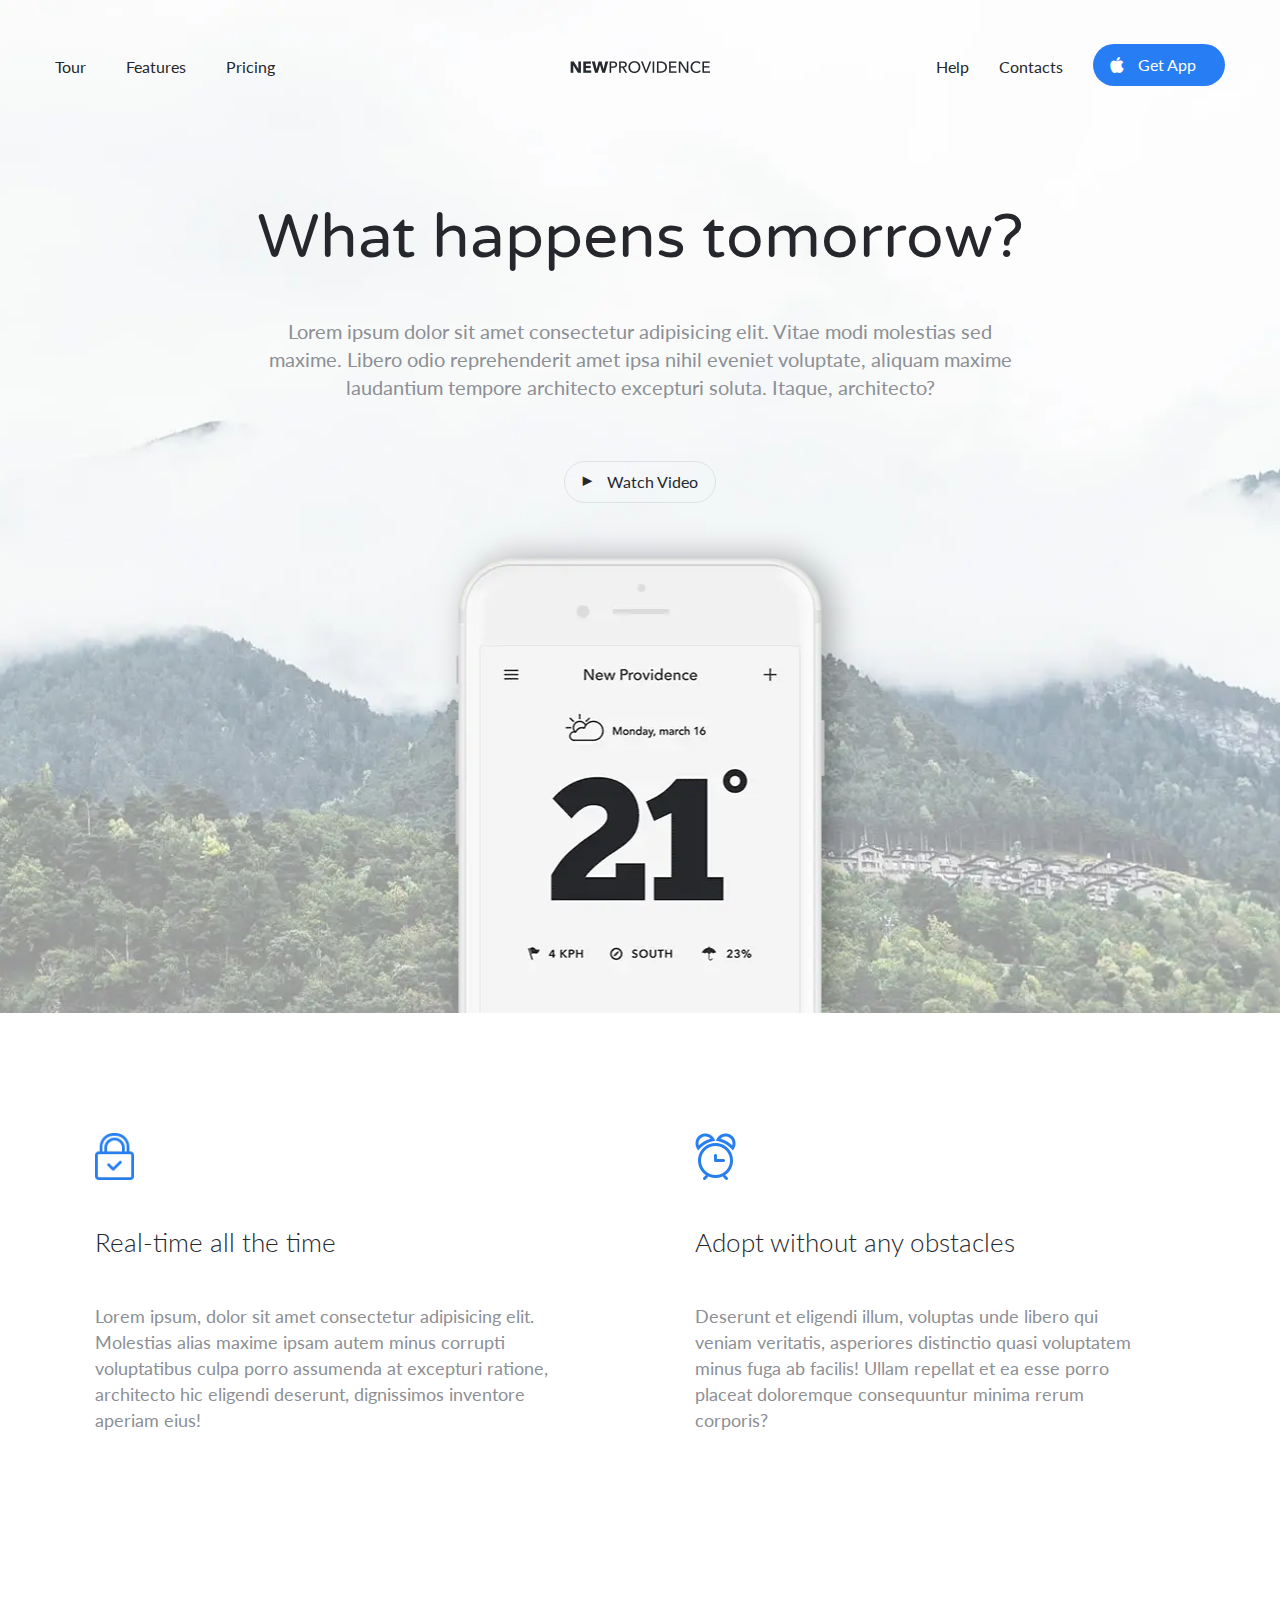
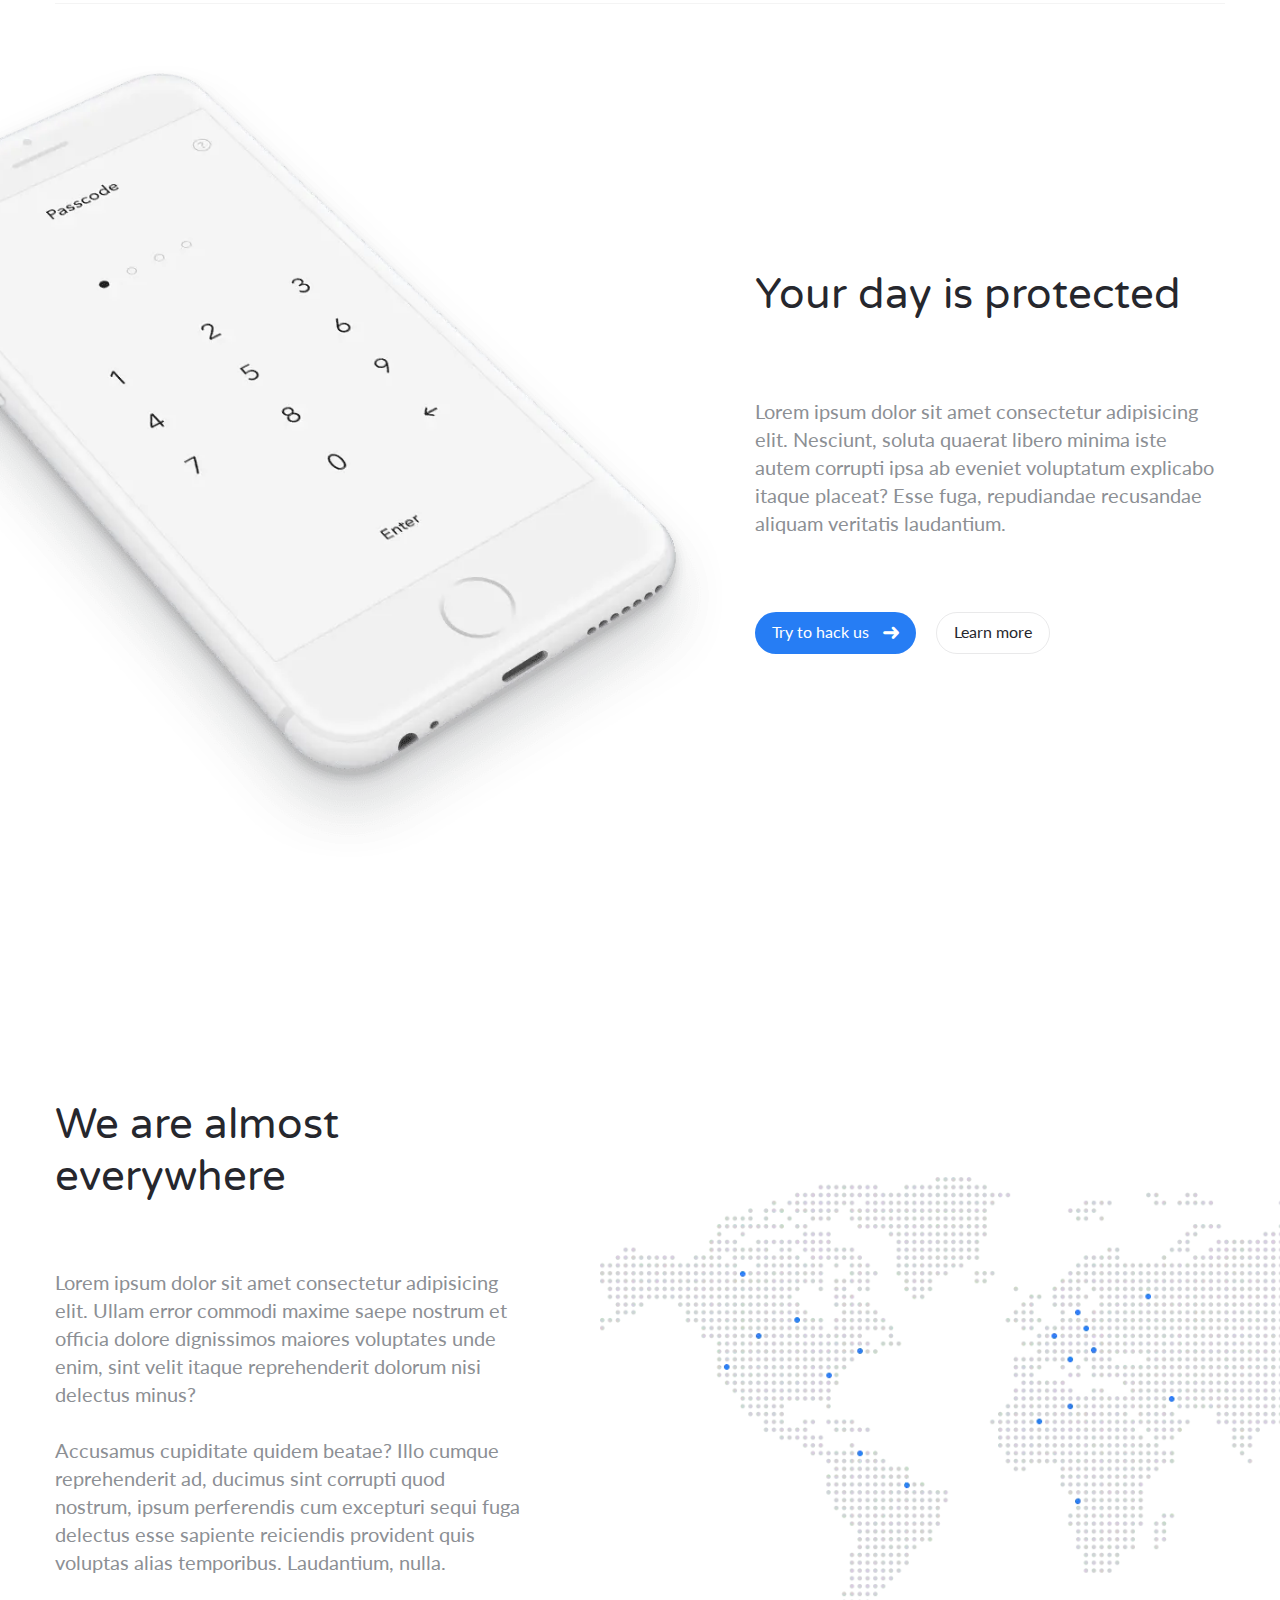
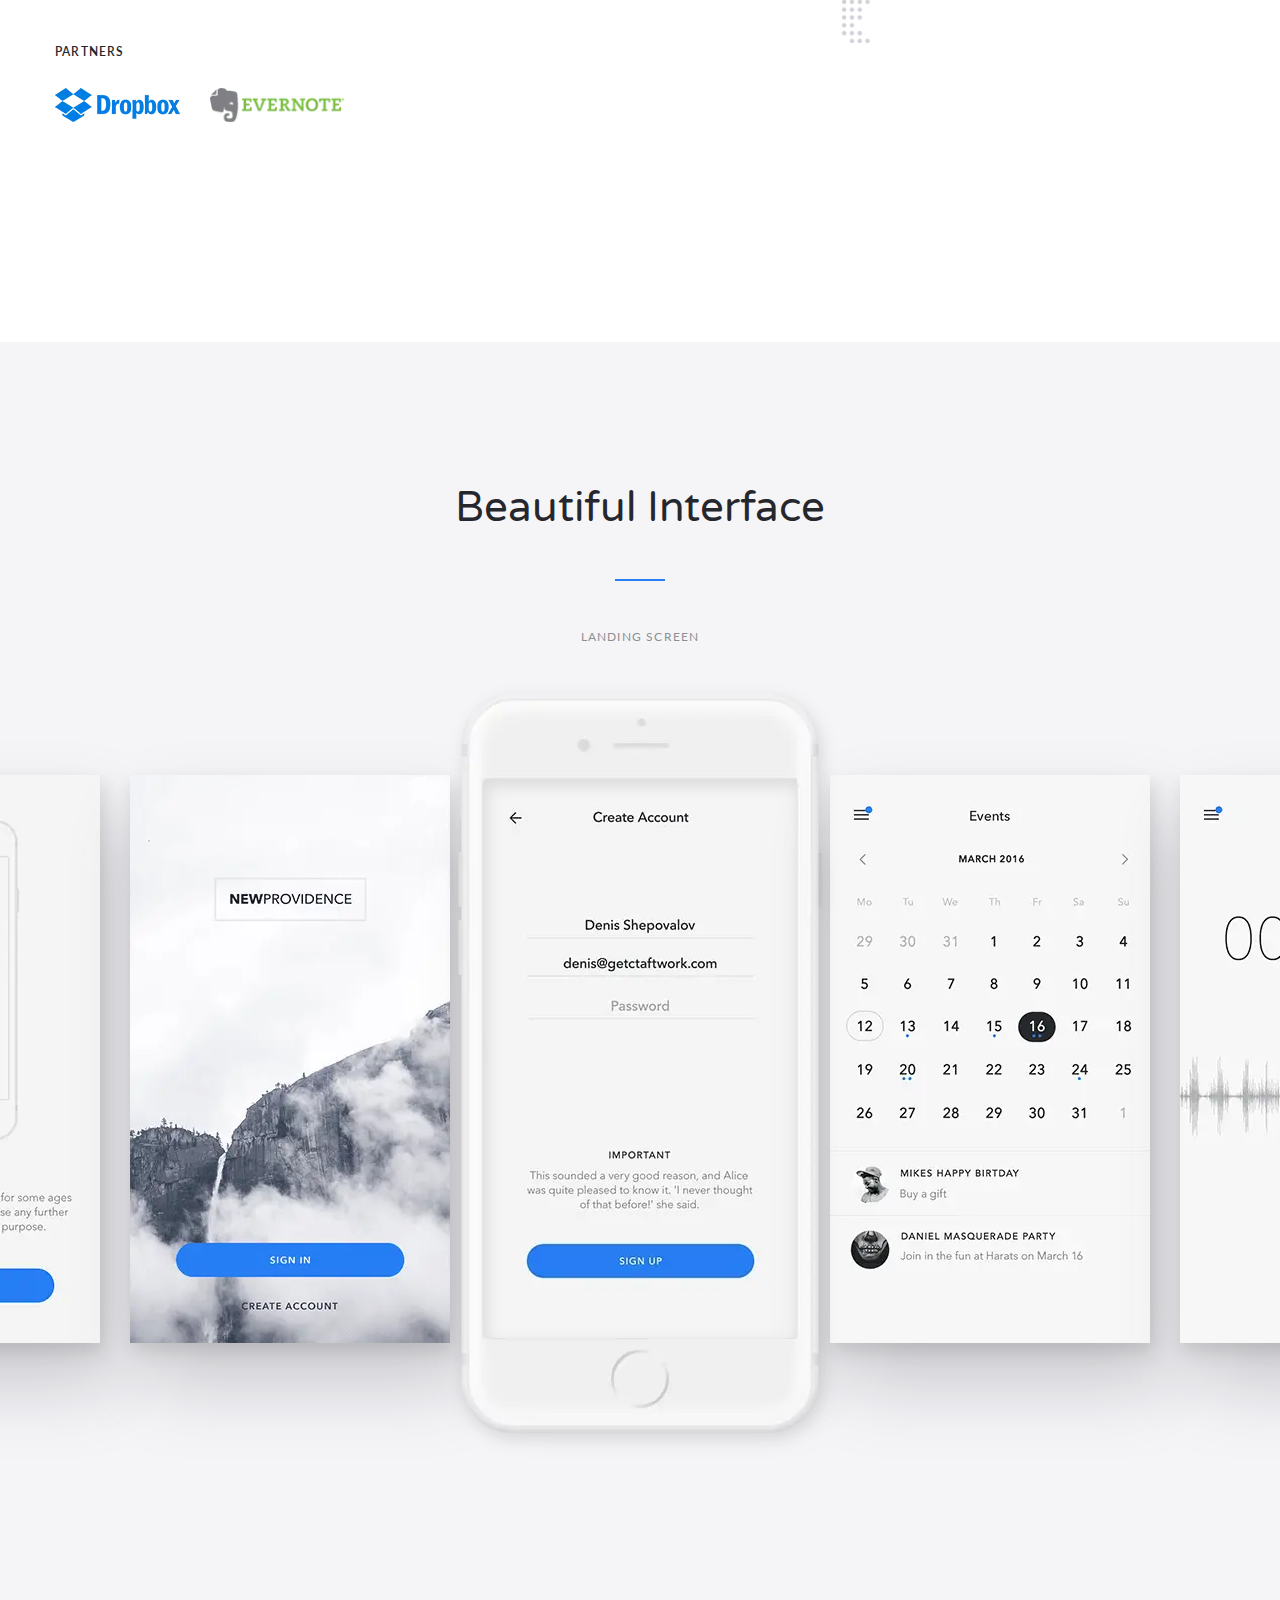
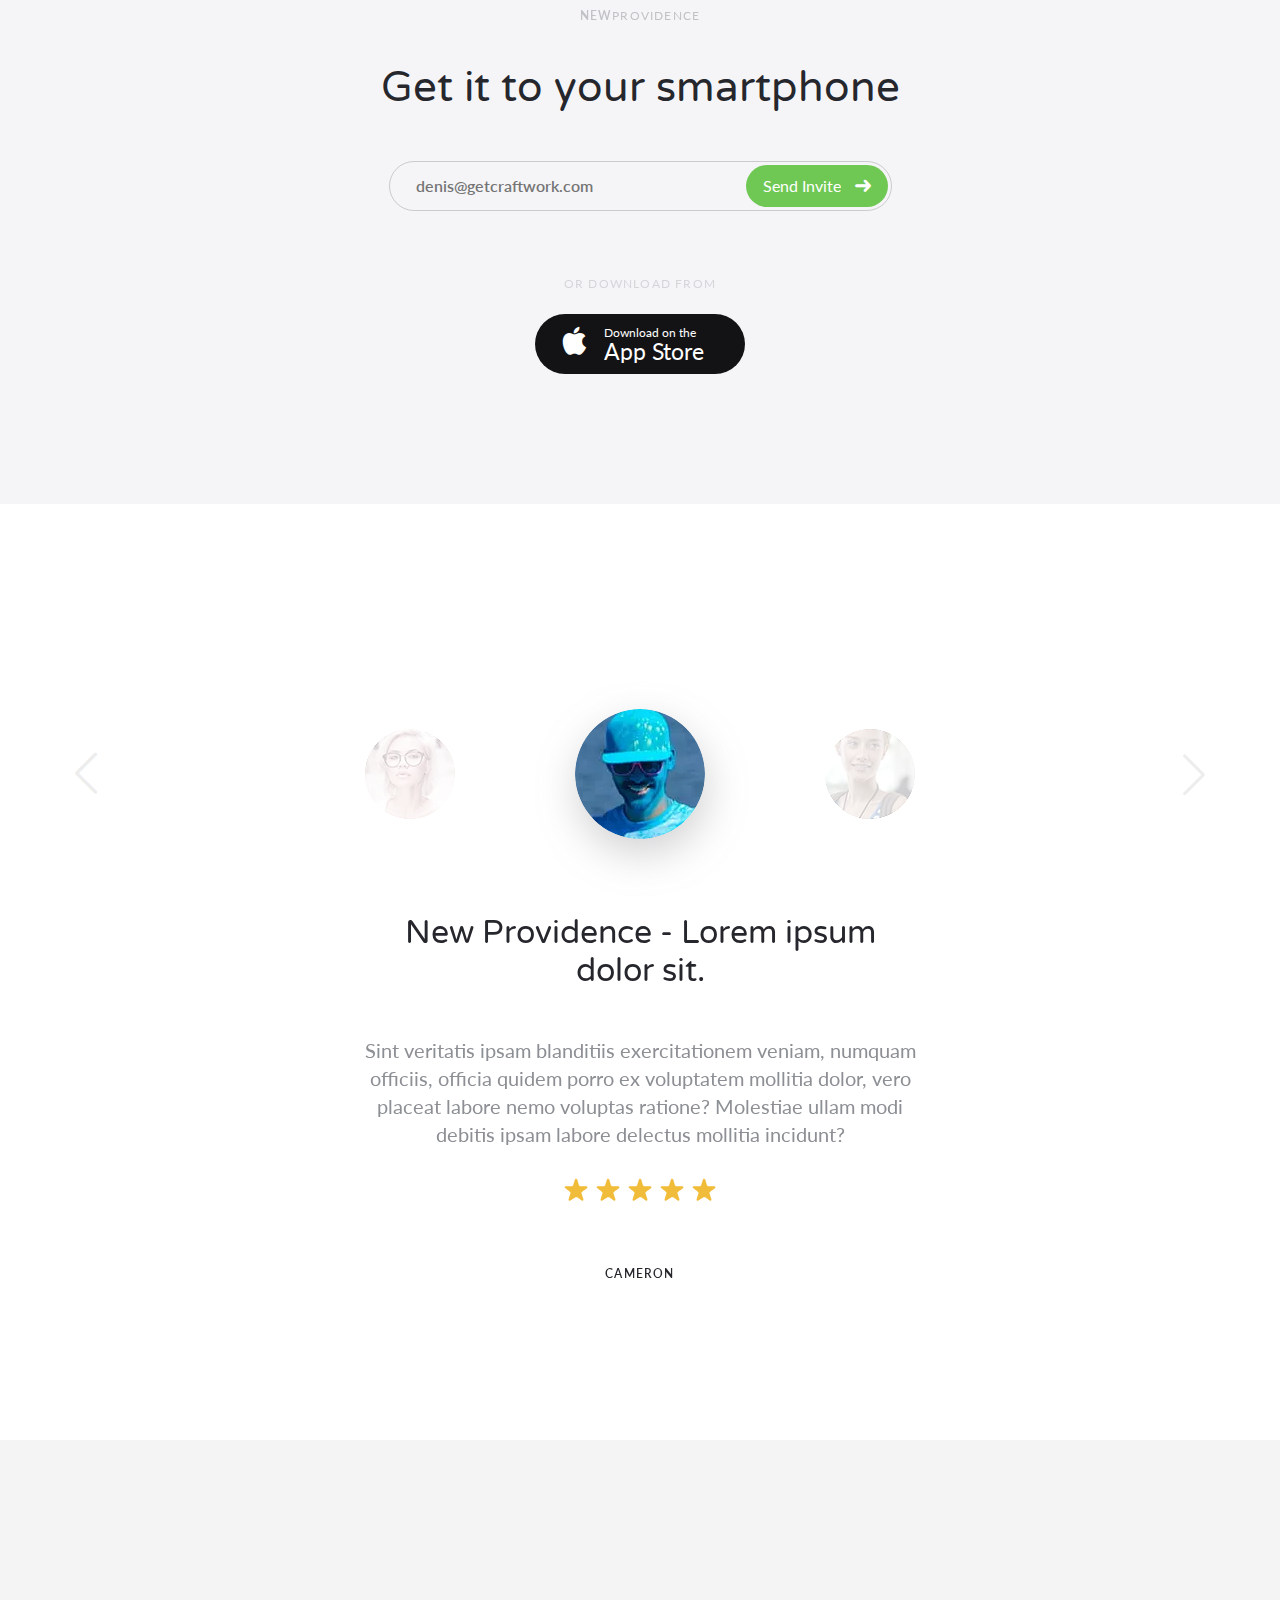
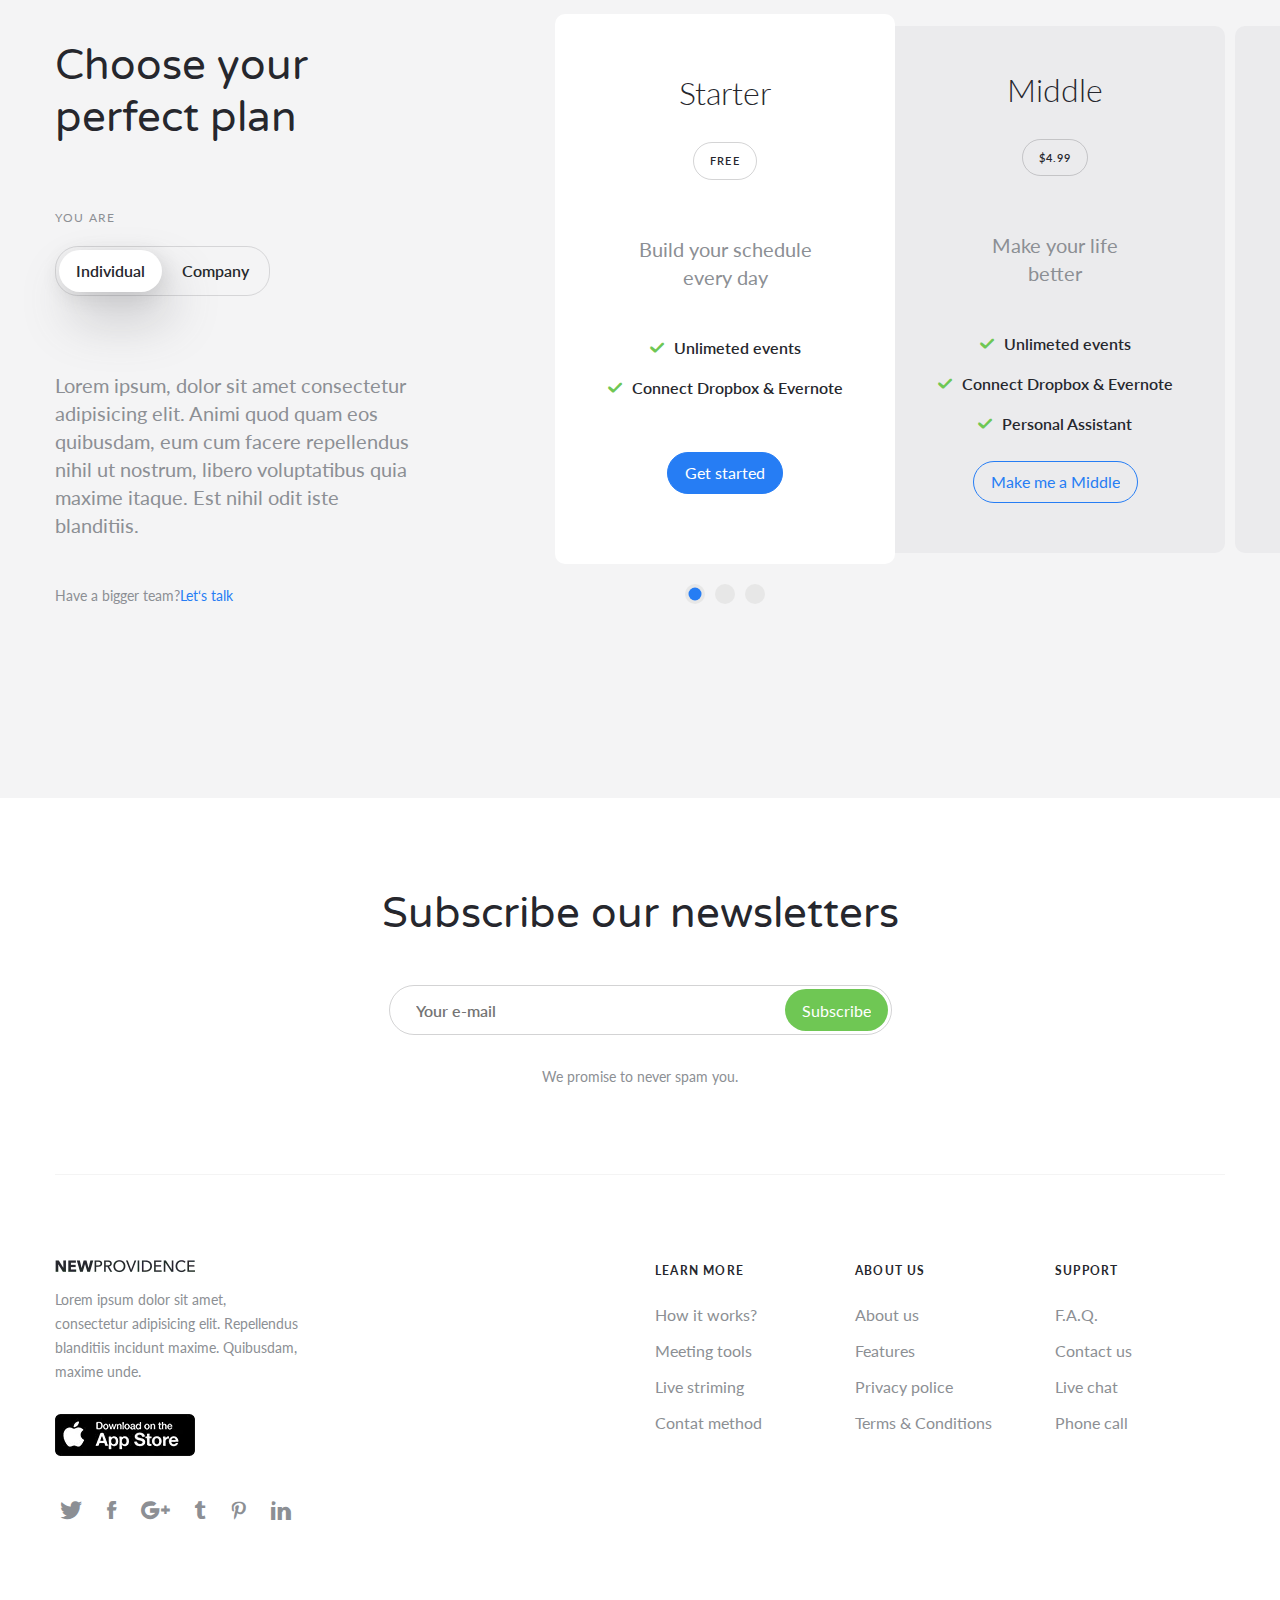
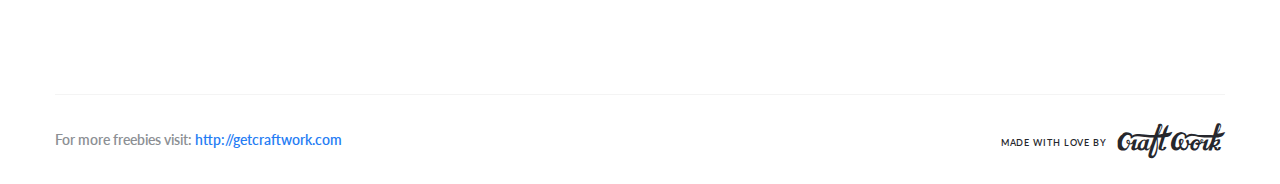
<file: index.html>
<!DOCTYPE html>
<html lang="zxx">

<head>
	<title>NEWProvidence - Home</title>
	<meta charset="UTF-8">
	<meta name="format-detection" content="telephone=no">
	<!-- <style>body{opacity: 0;}</style> -->
	<link rel="stylesheet" href="css/style.min.css?_v=20220404215441">
	<link rel="shortcut icon" href="favicon.ico">
	<!-- <meta name="robots" content="noindex, nofollow"> -->
	<meta name="viewport" content="width=device-width, initial-scale=1.0">
</head>

<body>
	<div class="wrapper">
		<header class="header">
			<div class="header__container">
				<div class="header__body">
					<div class="header__menu menu">
						<button type="button" class="menu__icon icon-menu"><span></span></button>
						<nav class="menu__body">
							<ul class="menu__list">
								<li class="menu__item"><a href="#" class="menu__link">Tour</a></li>
								<li class="menu__item"><a href="#" class="menu__link">Features</a></li>
								<li class="menu__item"><a href="#" class="menu__link">Pricing</a></li>
							</ul>
						</nav>
					</div>
					<a href="#" class="header__logo">
						<picture><source srcset="img/main-screen/logo.webp" type="image/webp"><img src="img/main-screen/logo.png" alt="Logo"></picture>
					</a>
					<div class="header__get get-header">
						<nav class="get-header__menu">
							<ul data-da=".menu__body,991,8" class="get-header__list">
								<li class="menu__item"><a href="#" class="menu__link">Help</a></li>
								<li class="menu__item"><a href="#" class="menu__link">Contacts</a></li>
							</ul>
						</nav>
						<a href="#" data-da=".menu__body,479.98" class="get-header__button button _icon-apple-logo"><span>Get App</span></a>
					</div>
				</div>
			</div>
		</header>
		<main class="page">
			<section class="page__main-screen main-screen">
				<div class="main-screen__container">
					<div class="main-screen__content">
						<h1 class="main-screen__title title">What happens tomorrow?</h1>
						<p class="main-screen__text">
							Lorem ipsum dolor sit amet consectetur adipisicing elit. Vitae modi molestias sed maxime. Libero odio reprehenderit amet ipsa nihil eveniet voluptate, aliquam maxime laudantium tempore architecto excepturi soluta. Itaque, architecto?</p>
						<a href="#" class="main-screen__button button button_no-bg _icon-play"><span>Watch Video</span></a>
					</div>
					<div class="main-screen__image">
						<picture><source srcset="img/main-screen/iPhone6.webp" type="image/webp"><img src="img/main-screen/iPhone6.png" alt="Phone"></picture>
					</div>
				</div>
			</section>
			<section class="page__features features">
				<div class="features__container">
					<div class="features__body">
						<div class="features__item item-features">
							<div class="item-features__image">
								<picture><source srcset="img/features/lock.webp" type="image/webp"><img src="img/features/lock.png" alt="Real-time all the time"></picture>
							</div>
							<h3 class="item-features__title">Real-time all the time</h3>
							<p class="item-features__text">
								Lorem ipsum, dolor sit amet consectetur adipisicing elit. Molestias alias maxime ipsam autem minus corrupti voluptatibus culpa porro assumenda at excepturi ratione, architecto hic eligendi deserunt, dignissimos inventore aperiam eius!

							</p>
						</div>
						<div class="features__item item-features">
							<div class="item-features__image">
								<picture><source srcset="img/features/clock.webp" type="image/webp"><img src="img/features/clock.png" alt="Adopt without any obstacles"></picture>
							</div>
							<h3 class="item-features__title">Adopt without any obstacles</h3>
							<p class="item-features__text">
								Deserunt et eligendi illum, voluptas unde libero qui veniam veritatis, asperiores distinctio quasi voluptatem minus fuga ab facilis! Ullam repellat et ea esse porro placeat doloremque consequuntur minima rerum corporis?
							</p>
						</div>
					</div>
				</div>
			</section>
			<div class="page__hr hr">
				<div class="hr__container">
					<div class="hr__body"></div>
				</div>
			</div>
			<section class="page__iphone-feature iphone-feature">
				<div class="iphone-feature__container">
					<div class="iphone-feature__body">
						<div class="iphone-feature__image">
							<picture><source srcset="img/features/phone.webp" type="image/webp"><img src="img/features/phone.png" alt="iPhone6"></picture>
						</div>
						<div class="iphone-feature__content">
							<h2 class="iphone-feature__title title">Your day is protected</h2>
							<p class="iphone-feature__text">
								Lorem ipsum dolor sit amet consectetur adipisicing elit. Nesciunt, soluta quaerat libero minima iste autem corrupti ipsa ab eveniet voluptatum explicabo itaque placeat? Esse fuga, repudiandae recusandae aliquam veritatis laudantium.
							</p>
							<div class="iphone-feature__buttons">
								<a href="#" class="iphone-feature__button button button_rewers _icon-arrow-btn">Try to hack us</a>
								<a href="#" class="iphone-feature__button button button_no-bg">Learn more</a>
							</div>
						</div>
					</div>
				</div>
			</section>
			<section class="page__map map">
				<div class="map__container">
					<div class="map__body">
						<div class="map__image">
							<picture><source srcset="img/map/map.webp" type="image/webp"><img src="img/map/map.png" alt="Map"></picture>
						</div>
						<div class="map__content">
							<h2 class="map__title title">We are almost everywhere</h2>
							<p class="map__text">
								Lorem ipsum dolor sit amet consectetur adipisicing elit. Ullam error commodi maxime saepe nostrum et officia dolore dignissimos maiores voluptates unde enim, sint velit itaque reprehenderit dolorum nisi delectus minus?
								<br>
								<br>
								Accusamus cupiditate quidem beatae? Illo cumque reprehenderit ad, ducimus sint corrupti quod nostrum, ipsum perferendis cum excepturi sequi fuga delectus esse sapiente reiciendis provident quis voluptas alias temporibus. Laudantium, nulla.
							</p>
							<div class="map__partners partners">
								<div class="partners__title">Partners</div>
								<ul class="partners__list">
									<li class="partners__item">
										<a href="#" class="partners__link">
											<picture><source srcset="img/map/dropbox-logo.webp" type="image/webp"><img src="img/map/dropbox-logo.png" alt="Dropbox"></picture>
										</a>
									</li>
									<li class="partners__item">
										<a href="#" class="partners__link">
											<picture><source srcset="img/map/evernote-logo.webp" type="image/webp"><img src="img/map/evernote-logo.png" alt="Evernote"></picture>
										</a>
									</li>
								</ul>
							</div>
						</div>

					</div>
				</div>
			</section>
			<section class="page__screens screens">
				<div class="screens__container">
					<div class="screens__header">
						<h2 class="screens__title title">Beautiful Interface</h2>
						<div class="screens__hr"></div>
						<div class="screens__subtitle">Landing Screen</div>
					</div>
				</div>
				<div class="screens__inner">
					<div class="screens__slider">
						<div class="screens__swiper">
							<div class="screens__slide">
								<picture><source srcset="img/screens/1.webp" type="image/webp"><img src="img/screens/1.jpg" alt="Screen1"></picture>
							</div>
							<div class="screens__slide">
								<picture><source srcset="img/screens/2.webp" type="image/webp"><img src="img/screens/2.jpg" alt="Screen2"></picture>
							</div>
							<div class="screens__slide">
								<picture><source srcset="img/screens/3.webp" type="image/webp"><img src="img/screens/3.jpg" alt="Screen3"></picture>
							</div>
							<div class="screens__slide">
								<picture><source srcset="img/screens/4.webp" type="image/webp"><img src="img/screens/4.jpg" alt="Screen4"></picture>
							</div>
							<div class="screens__slide">
								<picture><source srcset="img/screens/5.webp" type="image/webp"><img src="img/screens/5.jpg" alt="Screens"></picture>
							</div>
						</div>
					</div>
				</div>
			</section>
			<section class="page__invite invite">
				<div class="invite__container">
					<div class="invite__subtitle upper12"><span>New</span>Providence</div>
					<h2 class="invite__title title">Get it to your smartphone </h2>
					<form class="invite__form form" action="#">
						<input autocomplete="off" type="text" name="form[]" data-error="" data-required="email" placeholder="denis@getcraftwork.com" class="form__input">
						<button type="submit" class="form__button button _icon-arrow-btn"><span>Send Invite</span></button>
					</form>
					<div class="invite__subtitle-2 upper12">or Download From</div>
					<a href="#" class="invite__button button button_l _icon-apple-logo">
						<div class="invite__button-text">
							<span>Download on the</span>
							<span>App Store</span>
						</div>
					</a>
				</div>
			</section>
			<section class="page__customers customers">
				<div class="customers__container">
					<h2 class="customers__title">Customers</h2>
					<div class="customers__slider">
						<div class="customers__thumb-wrapper">
							<div class="customers__thumb-slides-wrapper">
								<div class="thumb-slider-customers thumb-slider-customers__slider">
									<div class="slider__navigation">
										<div class="slider__navigation-item slider__navigation-item_prev _icon-arrow-slider"></div>
										<div class="slider__navigation-item slider__navigation-item_next _icon-arrow-slider"></div>
									</div>
									<div class="thumb-slider-customers__swiper">
										<div class="thumb-slider-customers__slide">
											<div class="slide-customers__image">
												<picture><source srcset="img/customers/photo1.webp" type="image/webp"><img src="img/customers/photo1.jpg" alt="Name"></picture>
											</div>
										</div>
										<div class="thumb-slider-customers__slide">
											<div class="slide-customers__image">
												<picture><source srcset="img/customers/photo2.webp" type="image/webp"><img src="img/customers/photo2.jpg" alt="Name"></picture>
											</div>
										</div>
										<div class="thumb-slider-customers__slide">
											<div class="slide-customers__image">
												<picture><source srcset="img/customers/photo3.webp" type="image/webp"><img src="img/customers/photo3.jpg" alt="Name"></picture>
											</div>
										</div>
									</div>
								</div>
							</div>
						</div>

						<div class="content-slider-customers content-slider-customers__slider">
							<div class="content-slider-customers__swiper">
								<div class="content-slider-customers__slide">
									<article class="article-slide-customers">
										<h4 class="article-slide-customers__title title">New Providence is the great UI kit </h4>
										<p class="article-slide-customers__text">
											Lorem ipsum dolor sit amet consectetur adipisicing elit. Minus quidem rerum aliquid enim consectetur, repellendus amet maxime exercitationem vitae, perferendis consequuntur excepturi minima nesciunt adipisci dolore fuga reiciendis hic est?
										</p>
										<div class="article-slide-customers__rating">
											<span class="_icon-star"></span><span class="_icon-star"></span><span class="_icon-star"></span><span class="_icon-star"></span><span class="_icon-star"></span>
										</div>
										<div class="article-slide-customers__name upper12">Cameron Dowman</div>
									</article>
								</div>
								<div class="content-slider-customers__slide">
									<article class="article-slide-customers">
										<h4 class="article-slide-customers__title title">New Providence - Lorem ipsum dolor sit.</h4>
										<p class="article-slide-customers__text">
											Sint veritatis ipsam blanditiis exercitationem veniam, numquam officiis, officia quidem porro ex voluptatem mollitia dolor, vero placeat labore nemo voluptas ratione? Molestiae ullam modi debitis ipsam labore delectus mollitia incidunt?
										</p>
										<div class="article-slide-customers__rating">
											<span class="_icon-star"></span><span class="_icon-star"></span><span class="_icon-star"></span><span class="_icon-star"></span><span class="_icon-star"></span>
										</div>
										<div class="article-slide-customers__name upper12">Cameron</div>
									</article>
								</div>
								<div class="content-slider-customers__slide">
									<article class="article-slide-customers">
										<h4 class="article-slide-customers__title title">New Providence - Lorem, ipsum dolor. </h4>
										<p class="article-slide-customers__text">
											Necessitatibus, cupiditate optio! Ducimus, nobis! Necessitatibus optio ab quos, explicabo, sapiente cumque cum eos repudiandae nostrum reprehenderit blanditiis itaque aliquid, sed eum repellat ipsum minus omnis neque iusto voluptatem laudantium?
										</p>
										<div class="article-slide-customers__rating">
											<span class="_icon-star"></span><span class="_icon-star"></span><span class="_icon-star"></span><span class="_icon-star"></span><span class="_icon-star"></span>
										</div>
										<div class="article-slide-customers__name upper12">Dowman</div>
									</article>
								</div>
							</div>
						</div>
					</div>
				</div>
			</section>
			<section class="page__plan plan">
				<div class="plan__container">
					<div data-tabs class="plan__body">
						<div class="plan__content">
							<h2 class="plan__title title">Choose your perfect plan</h2>
							<h5 class="plan__you upper12">You are</h5>
							<div data-tabs-titles class="plan__tabs-title tabs-title-plan">
								<div class="tabs-title-plan__item button _tab-active">Individual</div>
								<div class="tabs-title-plan__item button">Company</div>
							</div>
							<p class="plan__text">
								Lorem ipsum, dolor sit amet consectetur adipisicing elit. Animi quod quam eos quibusdam, eum cum facere repellendus nihil ut nostrum, libero voluptatibus quia maxime itaque. Est nihil odit iste blanditiis.
							</p>
							<p class="plan__question">Have a bigger team?<a href="#">Let‘s talk</a></p>
						</div>
						<div data-tabs-body class="plan__tabs tabs-plan">
							<div class="tabs-plan__item">

								<div class="plan__slider slider-plan">
									<div class="slider-plan__swiper">
										<div class="slider-plan__slide">
											<article class="tabs-plan-article">
												<h5 class="tabs-plan-article__title">Starter</h5>
												<div class="tabs-plan-article__price">Free</div>
												<p class="tabs-plan-article__subtitle">Build your schedule every day</p>
												<ul class="tabs-plan-article__advantage">
													<li class="tabs-plan-article__advantage-item _icon-on">Unlimeted events</li>
													<li class="tabs-plan-article__advantage-item _icon-on">Connect Dropbox & Evernote</li>
												</ul>
												<a href="#" class="tabs-plan-article__button button"><span>Get started</span></a>
											</article>
										</div>
										<div class="slider-plan__slide">
											<article class="tabs-plan-article">
												<h5 class="tabs-plan-article__title">Middle</h5>
												<div class="tabs-plan-article__price">$4.99</div>
												<p class="tabs-plan-article__subtitle">Make your life better</p>
												<ul class="tabs-plan-article__advantage">
													<li class="tabs-plan-article__advantage-item _icon-on">Unlimeted events</li>
													<li class="tabs-plan-article__advantage-item _icon-on">Connect Dropbox & Evernote</li>
													<li class="tabs-plan-article__advantage-item _icon-on">Personal Assistant</li>
												</ul>
												<a href="#" class="tabs-plan-article__button button"><span>Make me a Middle</span></a>
											</article>
										</div>
										<div class="slider-plan__slide">
											<article class="tabs-plan-article">
												<h5 class="tabs-plan-article__title">Pro</h5>
												<div class="tabs-plan-article__price">$14.99</div>
												<p class="tabs-plan-article__subtitle">Make your life better</p>
												<ul class="tabs-plan-article__advantage">
													<li class="tabs-plan-article__advantage-item _icon-on">Unlimeted events</li>
													<li class="tabs-plan-article__advantage-item _icon-on">Connect Dropbox & Evernote</li>
													<li class="tabs-plan-article__advantage-item _icon-on">Free Cofee</li>
												</ul>
												<a href="#" class="tabs-plan-article__button button"><span>Make me a Pro</span></a>
											</article>
										</div>
									</div>
									<div class="slider-plan__pagging">

									</div>
								</div>
							</div>
							<div class="tabs-plan__item">
								<div class="plan__slider slider-plan">
									<div class="slider-plan__swiper">
										<div class="slider-plan__slide">
											<article class="tabs-plan-article">
												<h5 class="tabs-plan-article__title">Middle</h5>
												<div class="tabs-plan-article__price">$54.99</div>
												<p class="tabs-plan-article__subtitle">Make your life better</p>
												<ul class="tabs-plan-article__advantage">
													<li class="tabs-plan-article__advantage-item _icon-on">Unlimeted events</li>
													<li class="tabs-plan-article__advantage-item _icon-on">Connect Dropbox & Evernote</li>
													<li class="tabs-plan-article__advantage-item _icon-on">Personal Assistant</li>
												</ul>
												<a href="#" class="tabs-plan-article__button button"><span>Make me a Middle</span></a>
											</article>
										</div>
										<div class="slider-plan__slide">
											<article class="tabs-plan-article">
												<h5 class="tabs-plan-article__title">Pro</h5>
												<div class="tabs-plan-article__price">$149.99</div>
												<p class="tabs-plan-article__subtitle">Make your life better</p>
												<ul class="tabs-plan-article__advantage">
													<li class="tabs-plan-article__advantage-item _icon-on">Unlimeted events</li>
													<li class="tabs-plan-article__advantage-item _icon-on">Connect Dropbox & Evernote</li>
													<li class="tabs-plan-article__advantage-item _icon-on">Personal Assistant</li>
													<li class="tabs-plan-article__advantage-item _icon-on">Free Cofee</li>
												</ul>
												<a href="#" class="tabs-plan-article__button button"><span>Make me a Pro</span></a>
											</article>
										</div>
									</div>
									<div class="slider-plan__pagging">

									</div>
								</div>
							</div>
						</div>
					</div>
				</div>
			</section>
			<section class="page__subcribe subscribe">
				<div class="subscribe__container">
					<h2 class="subscribe__title title">Subscribe our newsletters</h2>
					<form class="subscribe__form form" action="#">
						<input autocomplete="off" type="text" name="form[]" data-error="" data-required="email" placeholder="Your e-mail" class="form__input">
						<button type="submit" class="form__button button"><span>Subscribe</span></button>
					</form>
					<div class="subscribe__text">We promise to never spam you.</div>
				</div>
			</section>
			<div class="page__hr hr">
				<div class="hr__container">
					<div class="hr__body"></div>
				</div>
			</div>
		</main>
		<footer class="footer">
			<div class="footer__container">
				<div class="footer__body">
					<div class="footer__main">
						<a href="#" class="footer__logo">
							<picture><source srcset="img/main-screen/logo.webp" type="image/webp"><img src="img/main-screen/logo.png" alt="Logo"></picture>
						</a>
						<p class="footer__text">
							Lorem ipsum dolor sit amet, consectetur adipisicing elit. Repellendus blanditiis incidunt maxime. Quibusdam, maxime unde.
						</p>
						<a href="#" class="footer__download">
							<picture><source srcset="img/footer/download.webp" type="image/webp"><img src="img/footer/download.png" alt="Download"></picture>
						</a>
					</div>
					<nav data-spollers="386,max" class="footer__nav nav-footer">
						<div class="nav-footer__item">
							<h2 data-spoller class="nav-footer__title">Learn More</h2>
							<ul class="nav-footer__list">
								<li class="nav-footer__item">
									<a href="#">How it works?</a>
								</li>
								<li class="nav-footer__item">
									<a href="#">Meeting tools</a>
								</li>
								<li class="nav-footer__item">
									<a href="#">Live striming</a>
								</li>
								<li class="nav-footer__item">
									<a href="#">Contat method</a>
								</li>
							</ul>
						</div>

						<div class="nav-footer__item">
							<h2 data-spoller class="nav-footer__title">About Us</h2>
							<ul class="nav-footer__list">
								<li class="nav-footer__item">
									<a href="#">About us</a>
								</li>
								<li class="nav-footer__item">
									<a href="#">Features</a>
								</li>
								<li class="nav-footer__item">
									<a href="#">Privacy police</a>
								</li>
								<li class="nav-footer__item">
									<a href="#">Terms & Conditions</a>
								</li>
							</ul>
						</div>

						<div class="nav-footer__item">
							<h2 data-spoller class="nav-footer__title">Support</h2>
							<ul class="nav-footer__list">
								<li class="nav-footer__item">
									<a href="#">F.A.Q.</a>
								</li>
								<li class="nav-footer__item">
									<a href="#">Contact us</a>
								</li>
								<li class="nav-footer__item">
									<a href="#">Live chat</a>
								</li>
								<li class="nav-footer__item">
									<a href="#">Phone call</a>
								</li>
							</ul>
						</div>
					</nav>
				</div>
				<div class="footer__social social">
					<ul class="social__list">
						<li class="social__item"><a href="#" class="social__link _icon-twitter"></a></li>
						<li class="social__item"><a href="#" class="social__link _icon-facebook"></a></li>
						<li class="social__item"><a href="#" class="social__link _icon-google"></a></li>
						<li class="social__item"><a href="#" class="social__link _icon-tumbler"></a></li>
						<li class="social__item"><a href="#" class="social__link _icon-pinterest"></a></li>
						<li class="social__item"><a href="#" class="social__link _icon-linked-in"></a></li>
					</ul>
				</div>
				<div class="footer__bottom">
					<div class="footer__visit-link">For more freebies visit: <a href="#">http://getcraftwork.com</a></div>
					<a href="#" class="footer__made _icon-logo"><span>Made with Love by</span></a>
				</div>
			</div>
		</footer>
	</div>
	<!-- 
<div id="popup" aria-hidden="true" class="popup">
	<div class="popup__wrapper">
		<div class="popup__content">
			<button data-close type="button" class="popup__close">Закрыть</button>
			<div class="popup__text">
			</div>
		</div>
	</div>
</div>
 -->

	<script src="js/app.min.js?_v=20220404215441"></script>
</body>

</html>
</file>
<file: css/style.min.css>
@charset "UTF-8";@import url(https://fonts.googleapis.com/css?family=Lato:regular,700&display=swap);@font-face{font-family:icons;font-display:swap;src:url(../fonts/icons.woff2) format("woff2"),url(../fonts/icons.woff) format("woff");font-weight:400;font-style:normal}@font-face{font-family:VarelaRound;font-display:swap;src:url(../fonts/VarelaRound-Regular.woff2) format("woff2"),url(../fonts/VarelaRound-Regular.woff) format("woff");font-weight:400;font-style:normal}.nav-footer__title::after,[class*=_icon-]:before{font-family:icons;font-style:normal;font-weight:400;font-variant:normal;text-transform:none;line-height:1;-webkit-font-smoothing:antialiased;-moz-osx-font-smoothing:grayscale}[class*=_icon-]:before{display:block}._icon-apple-logo:before{content:"\e900"}._icon-arrow-slider:before{content:"\e901"}._icon-facebook:before{content:"\e902"}._icon-google:before{content:"\e903"}._icon-linked-in:before{content:"\e904"}._icon-logo:before{content:"\e905"}._icon-on:before{content:"\e906"}._icon-pinterest:before{content:"\e907"}._icon-star:before{content:"\e908"}._icon-tumbler:before{content:"\e909"}._icon-twitter:before{content:"\e90a"}._icon-play:before{content:"\e90b"}._icon-arrow:before{content:"\e90c"}._icon-arrow-btn:before{content:"\e90d"}*{padding:0;margin:0;border:0}*,:after,:before{-webkit-box-sizing:border-box;box-sizing:border-box}body,html{height:100%;min-width:320px}body{color:#8c8f94;line-height:1.4;font-family:Lato;font-size:1.25rem;-ms-text-size-adjust:100%;-moz-text-size-adjust:100%;-webkit-text-size-adjust:100%;-webkit-font-smoothing:antialiased;-moz-osx-font-smoothing:grayscale}button,input,textarea{font-family:Lato;font-size:inherit}button{cursor:pointer;color:inherit;background-color:inherit}a{color:inherit}a:link,a:visited{text-decoration:none}a:hover{text-decoration:none}ul li{list-style:none}img{vertical-align:top}h1,h2,h3,h4,h5,h6{font-weight:inherit;font-size:inherit}.lock body{overflow:hidden;-ms-touch-action:none;touch-action:none}.wrapper{min-height:100%;display:-webkit-box;display:-ms-flexbox;display:flex;-webkit-box-orient:vertical;-webkit-box-direction:normal;-ms-flex-direction:column;flex-direction:column;overflow:hidden}.wrapper>main{-webkit-box-flex:1;-ms-flex:1 1 auto;flex:1 1 auto}.wrapper>*{min-width:0}[class*=__container]{max-width:73.125rem;-webkit-box-sizing:content-box;box-sizing:content-box;margin:0 auto;padding:0 .9375rem}[class*=-ibg]{position:relative}[class*=-ibg] img{position:absolute;width:100%;height:100%;top:0;left:0;-o-object-fit:cover;object-fit:cover}[class*=-ibg_contain] img{-o-object-fit:contain;object-fit:contain}.button{background-color:#267df4;color:#fff;min-height:2.625rem;padding:.5rem 1.0625rem;border-radius:1.3125rem;display:-webkit-box;display:-ms-flexbox;display:flex;-webkit-box-align:center;-ms-flex-align:center;align-items:center;gap:.875rem;font-size:1rem;white-space:nowrap;max-width:100%;position:relative;overflow:hidden;-webkit-transition:-webkit-box-shadow .3s ease 0s;transition:-webkit-box-shadow .3s ease 0s;-o-transition:box-shadow .3s ease 0s;transition:box-shadow .3s ease 0s;transition:box-shadow .3s ease 0s,-webkit-box-shadow .3s ease 0s}.button:after{background:#fff;content:"";height:155px;left:-75px;opacity:.3;position:absolute;top:-50px;-webkit-transform:rotate(35deg);-ms-transform:rotate(35deg);transform:rotate(35deg);-webkit-transition:all 550ms cubic-bezier(.19,1,.22,1);-o-transition:all 550ms cubic-bezier(.19,1,.22,1);transition:all 550ms cubic-bezier(.19,1,.22,1);width:50px;z-index:1;pointer-events:none}.button::before{-webkit-transition:-webkit-transform .3s ease 0s;transition:-webkit-transform .3s ease 0s;-o-transition:transform .3s ease 0s;transition:transform .3s ease 0s;transition:transform .3s ease 0s,-webkit-transform .3s ease 0s}.button_no-bg{background-color:transparent;color:#26272d;border:solid 1px rgba(38,39,45,.1);-webkit-transition:all .3s ease 0s;-o-transition:all .3s ease 0s;transition:all .3s ease 0s}.button_l{min-height:3.75rem;border-radius:1.875rem}.button_rewers{-webkit-box-orient:horizontal;-webkit-box-direction:reverse;-ms-flex-direction:row-reverse;flex-direction:row-reverse}.button span{overflow:hidden;-o-text-overflow:ellipsis;text-overflow:ellipsis;white-space:nowrap}.title{font-family:VarelaRound,sans-serif;color:#26272d;line-height:1.24}.upper12{font-size:.75rem;text-transform:uppercase;letter-spacing:1.2px}.slider__navigation{pointer-events:none;position:absolute;top:50%;-webkit-transform:translateY(-50%);-ms-transform:translateY(-50%);transform:translateY(-50%);left:0;padding:0 1.25rem;width:100%;display:-webkit-box;display:-ms-flexbox;display:flex;-webkit-box-pack:justify;-ms-flex-pack:justify;justify-content:space-between}.slider__navigation-item{font-size:2.625rem;color:#ededee;pointer-events:auto}.slider__navigation-item_next::before{-webkit-transform:rotate(180deg);-ms-transform:rotate(180deg);transform:rotate(180deg)}.form{border:solid 1px rgba(34,35,40,.2);min-height:3.125rem;border-radius:1.5625rem;max-width:31.4375rem;width:100%;padding:.1875rem;position:relative;-webkit-transition:all .3s ease 0s;-o-transition:all .3s ease 0s;transition:all .3s ease 0s}.form._form-error{border:solid 1px rgba(255,0,0,.2)}.form._form-error .form__input{color:red}.form._form-error .form__button{background-color:red}.form__input{width:50%;height:2.625rem;border-radius:1.3125rem;font-size:1rem;color:#3a3d4b;font-weight:600;outline:0;background-color:transparent}.form__button{position:absolute;right:3px;top:3px;background-color:#6fc754;-webkit-box-orient:horizontal;-webkit-box-direction:reverse;-ms-flex-direction:row-reverse;flex-direction:row-reverse;-webkit-box-pack:start;-ms-flex-pack:start;justify-content:start;max-width:50%;overflow:hidden;white-space:nowrap;-webkit-transition:all .3s ease 0s;-o-transition:all .3s ease 0s;transition:all .3s ease 0s}.hr__body{border-bottom:1px solid rgba(38,41,44,.05)}.header{position:absolute;z-index:1;top:2.75rem;left:0;width:100%;min-width:320px}.header__body{display:-webkit-box;display:-ms-flexbox;display:flex;-webkit-box-pack:justify;-ms-flex-pack:justify;justify-content:space-between;-webkit-box-align:center;-ms-flex-align:center;align-items:center;gap:.625rem;min-height:2.625rem}.header__logo img{vertical-align:middle}.header .get-header__button{color:#fff;font-size:1rem;min-width:8.25rem;max-width:10rem}.menu{max-width:20rem;display:-webkit-box;display:-ms-flexbox;display:flex;-webkit-column-gap:1.875rem;-moz-column-gap:1.875rem;column-gap:1.875rem;-webkit-box-align:center;-ms-flex-align:center;align-items:center}.menu__body .get-header__button{margin:0 auto;margin-top:2.5rem}.menu__list{display:-webkit-box;display:-ms-flexbox;display:flex;-ms-flex-wrap:wrap;flex-wrap:wrap;-webkit-column-gap:2.5rem;-moz-column-gap:2.5rem;column-gap:2.5rem}.menu__link{font-size:1.375rem;color:#26272d}.get-header__list{display:-webkit-box;display:-ms-flexbox;display:flex;-webkit-column-gap:1.875rem;-moz-column-gap:1.875rem;column-gap:1.875rem}.icon-menu{display:none}.footer__main{-webkit-box-flex:1;-ms-flex:1 1 auto;flex:1 1 auto}.footer__text{max-width:15.3125rem;font-size:.875rem;line-height:1.71}.footer__download{display:block}.footer__bottom{min-height:5.625rem;display:-webkit-box;display:-ms-flexbox;display:flex;-ms-flex-wrap:wrap;flex-wrap:wrap;-webkit-box-pack:justify;-ms-flex-pack:justify;justify-content:space-between;gap:.625rem;-webkit-box-align:center;-ms-flex-align:center;align-items:center;border-top:1px solid rgba(38,41,44,.05)}.footer__visit-link{line-height:1.71;font-size:.875rem;font-weight:600}.footer__visit-link a{color:#267df4}.footer__visit-link a:hover{text-decoration:underline}.footer__made{display:-webkit-box;display:-ms-flexbox;display:flex;-webkit-box-align:center;-ms-flex-align:center;align-items:center;-webkit-box-orient:horizontal;-webkit-box-direction:reverse;-ms-flex-direction:row-reverse;flex-direction:row-reverse;gap:.625rem;color:#26272d;-webkit-transition:color .3s ease 0s;-o-transition:color .3s ease 0s;transition:color .3s ease 0s}.footer__made::before{font-size:2.25rem}.footer__made span{position:relative;top:.1875rem;font-size:.5625rem;text-transform:uppercase;font-weight:600;line-height:2.44;letter-spacing:.9px}.nav-footer{display:-ms-grid;display:grid;grid-template-columns:repeat(auto-fit,minmax(10.625rem,1fr))}.nav-footer__title{font-size:.75rem;font-weight:700;line-height:1.83;letter-spacing:1.2px;color:#26272d;text-transform:uppercase;display:-webkit-box;display:-ms-flexbox;display:flex;-webkit-box-pack:justify;-ms-flex-pack:justify;justify-content:space-between;-webkit-box-align:center;-ms-flex-align:center;align-items:center}.nav-footer__title::after{content:"\e90c";-webkit-transition:-webkit-transform .3s ease 0s;transition:-webkit-transform .3s ease 0s;-o-transition:transform .3s ease 0s;transition:transform .3s ease 0s;transition:transform .3s ease 0s,-webkit-transform .3s ease 0s}.nav-footer__title._spoller-active::after{-webkit-transform:rotate(180deg);-ms-transform:rotate(180deg);transform:rotate(180deg)}.nav-footer__list a{font-size:1rem;line-height:2.25}.social__list{display:-webkit-box;display:-ms-flexbox;display:flex;-webkit-box-align:center;-ms-flex-align:center;align-items:center;gap:.9375rem;-ms-flex-wrap:wrap;flex-wrap:wrap}.social__link{padding:.3125rem;display:inline-block;font-size:1.125rem;-webkit-transition:color .3s ease 0s;-o-transition:color .3s ease 0s;transition:color .3s ease 0s}.main-screen{position:relative;overflow:hidden}.no-webp .main-screen::after{background:url(../img/main-screen/bg.jpg) center/cover}.main-screen::after{content:"";position:absolute;top:0;left:0;width:100%;height:100%;z-index:-1}.main-screen__container{display:-webkit-box;display:-ms-flexbox;display:flex;-webkit-box-orient:vertical;-webkit-box-direction:normal;-ms-flex-direction:column;flex-direction:column;min-height:100vh}.main-screen__content{display:-webkit-box;display:-ms-flexbox;display:flex;-webkit-box-orient:vertical;-webkit-box-direction:normal;-ms-flex-direction:column;flex-direction:column;-webkit-box-align:center;-ms-flex-align:center;align-items:center;-webkit-box-flex:1;-ms-flex:1 1 auto;flex:1 1 auto}.main-screen__title{text-align:center}.main-screen__title:not(:last-child){margin-bottom:.6451612903em}.main-screen__text{max-width:48.75rem;text-align:center}.main-screen__button::before{font-size:.6875rem}.main-screen__image{position:relative;bottom:0;left:50%;-webkit-transform:translateX(-50%);-ms-transform:translateX(-50%);transform:translateX(-50%)}.main-screen__image img{position:absolute;width:100%;height:100%;-webkit-filter:drop-shadow(.625rem 0 1rem rgba(0, 0, 0, .3));filter:drop-shadow(.625rem 0 1rem rgba(0, 0, 0, .3))}.features__body{display:-ms-grid;display:grid;grid-template-columns:repeat(auto-fit,minmax(18.125rem,1fr));-webkit-column-gap:1.875rem;-moz-column-gap:1.875rem;column-gap:1.875rem;row-gap:1.875rem}.item-features{max-width:30.9375rem;display:-webkit-box;display:-ms-flexbox;display:flex;-webkit-box-orient:vertical;-webkit-box-direction:normal;-ms-flex-direction:column;flex-direction:column}.item-features__title{line-height:1.31;font-weight:300;color:#26272d}.item-features__text{line-height:1.44}.iphone-feature{padding:0 0 1.875rem 0}.iphone-feature__image{-webkit-box-flex:1;-ms-flex:1 1 auto;flex:1 1 auto;position:relative;text-align:center}.iphone-feature__image img{width:80%}.iphone-feature__content{display:-webkit-box;display:-ms-flexbox;display:flex;-webkit-box-orient:vertical;-webkit-box-direction:normal;-ms-flex-direction:column;flex-direction:column;gap:1.25rem}.iphone-feature__buttons{display:-webkit-box;display:-ms-flexbox;display:flex;-ms-flex-wrap:wrap;flex-wrap:wrap;-webkit-column-gap:1.25rem;-moz-column-gap:1.25rem;column-gap:1.25rem;row-gap:.625rem}.map{padding:0 0 1.875rem 0}.map__image{-webkit-box-flex:1;-ms-flex:1 1 auto;flex:1 1 auto;position:relative;text-align:center}.map__image img{width:100%}.map__content{-webkit-box-flex:0;-ms-flex:0 0 40.1709401709%;flex:0 0 40.1709401709%}.partners__title{text-transform:uppercase;font-weight:600;color:#26272d;font-size:.75rem;letter-spacing:1.2px;line-height:1}.partners__list{display:-webkit-inline-box;display:-ms-inline-flexbox;display:inline-flex;-ms-flex-wrap:wrap;flex-wrap:wrap}.partners__link img{height:2.125rem}.screens{background-color:#f5f5f8}.screens__header{display:-webkit-box;display:-ms-flexbox;display:flex;-webkit-box-orient:vertical;-webkit-box-direction:normal;-ms-flex-direction:column;flex-direction:column;-webkit-box-align:center;-ms-flex-align:center;align-items:center}.screens__hr{width:3.125rem;height:.125rem;background-color:#267df4}.screens__subtitle{text-transform:uppercase;line-height:1.83;letter-spacing:1.2px;font-size:.75rem}.screens__inner{position:relative;display:-webkit-box;display:-ms-flexbox;display:flex;-webkit-box-pack:center;-ms-flex-pack:center;justify-content:center}.no-webp .screens__inner::after{background:url(../img/screens/mask.png) center/cover}.screens__inner::after{content:"";position:absolute;z-index:10;top:0;left:50%;-webkit-transform:translateX(-50%);-ms-transform:translateX(-50%);transform:translateX(-50%);background-size:100%;pointer-events:none;-webkit-filter:drop-shadow(.1875rem .375rem .5rem rgba(61, 61, 62, .15));filter:drop-shadow(.1875rem .375rem .5rem rgba(61, 61, 62, .15))}.screens__slider{padding-bottom:6.25rem;margin-bottom:-1.875rem;overflow:inherit!important}.screens__slide{-webkit-box-shadow:3.4px 9.4px 16px 0 rgba(61,61,62,.15),15px 41.3px 66px 0 rgba(92,95,101,.28);box-shadow:3.4px 9.4px 16px 0 rgba(61,61,62,.15),15px 41.3px 66px 0 rgba(92,95,101,.28)}.screens__slide img{width:100%}.invite{background-color:#f5f5f8}.invite__container{display:-webkit-box;display:-ms-flexbox;display:flex;-webkit-box-orient:vertical;-webkit-box-direction:normal;-ms-flex-direction:column;flex-direction:column;-webkit-box-align:center;-ms-flex-align:center;align-items:center}.invite__subtitle{margin-bottom:2.3125rem;opacity:.5}.invite__subtitle span{font-weight:600}.invite__subtitle-2{margin-bottom:1.375rem;opacity:.3}.invite__title{text-align:center}.invite__button{background-color:#131315;padding:.8125rem 2.5625rem .6875rem 1.6875rem;-webkit-box-align:start;-ms-flex-align:start;align-items:flex-start;gap:1.125rem}.invite__button::before{font-size:1.75rem}.invite__button-text{display:-webkit-box;display:-ms-flexbox;display:flex;-webkit-box-orient:vertical;-webkit-box-direction:normal;-ms-flex-direction:column;flex-direction:column;gap:.0625rem}.invite__button-text span{line-height:1}.invite__button-text span:nth-of-type(1){font-size:.75rem}.invite__button-text span:nth-of-type(2){font-size:1.4375rem}.customers__title{font-size:0}.customers__slider{position:relative}.customers__thumb-wrapper{position:relative}.customers__thumb-slides-wrapper{overflow:hidden;width:65%;display:-webkit-box;display:-ms-flexbox;display:flex;-webkit-box-align:center;-ms-flex-align:center;align-items:center;margin:0 auto}.thumb-slider-customers{overflow:visible!important}.thumb-slider-customers__slider{max-width:8.125rem;margin:0 auto}.thumb-slider-customers__swiper{-webkit-box-align:center;-ms-flex-align:center;align-items:center}.slide-customers__image{width:5.625rem;height:5.625rem;overflow:hidden;-webkit-transition:all .3s ease 0s;-o-transition:all .3s ease 0s;transition:all .3s ease 0s;margin:0 auto;position:relative;border-radius:50%}.slide-customers__image::before{content:"";position:absolute;top:0;left:0;width:100%;height:100%;background-color:#fff;opacity:.8;border-radius:50%}.swiper-slide-active .slide-customers__image{width:8.125rem;height:8.125rem;-webkit-filter:drop-shadow(2px 15px 20px rgba(92, 95, 101, .28));filter:drop-shadow(2px 15px 20px rgba(92, 95, 101, .28))}.swiper-slide-active .slide-customers__image::before{opacity:0}.slide-customers__image img{width:100%;height:100%;-o-object-fit:cover;object-fit:cover;border-radius:50%}.article-slide-customers{display:-ms-grid;display:grid;justify-items:center;max-width:34.6875rem;margin:0 auto}.article-slide-customers__title{font-weight:300;line-height:1.19;text-align:center}.article-slide-customers__text{text-align:center}.article-slide-customers__rating{display:-webkit-box;display:-ms-flexbox;display:flex;gap:.5rem;font-size:1.4375rem;color:#f2bc3b}.article-slide-customers__name{color:#26272d;font-weight:600}.plan{background-color:#f4f4f5}.plan__content{-webkit-box-flex:0;-ms-flex:0 1 31.6239316239%;flex:0 1 31.6239316239%;position:relative;z-index:15;display:-webkit-box;display:-ms-flexbox;display:flex;-webkit-box-orient:vertical;-webkit-box-direction:normal;-ms-flex-direction:column;flex-direction:column}.plan__you{margin-bottom:1.25rem}.plan__tabs-title{-ms-flex-item-align:start;align-self:flex-start}.plan__question{font-size:.875rem;line-height:1.71}.plan__question a{color:#267df4}.plan__tabs{-webkit-box-flex:0;-ms-flex:0 1 57.264957265%;flex:0 1 57.264957265%}.tabs-title-plan{display:-webkit-inline-box;display:-ms-inline-flexbox;display:inline-flex;gap:.1875rem;padding:.1875rem;border:solid 1px rgba(38,41,44,.15);border-radius:1.4375rem}.tabs-title-plan__item{background-color:transparent;color:#26292c;font-weight:600;-webkit-transition:all .3s ease 0s;-o-transition:all .3s ease 0s;transition:all .3s ease 0s;cursor:pointer}.tabs-title-plan__item._tab-active{background-color:#fff;color:#26272d;-webkit-box-shadow:1.7px 4.7px 20px 0 rgba(61,61,62,.15),10.3px 28.2px 50px 0 rgba(92,95,101,.28);box-shadow:1.7px 4.7px 20px 0 rgba(61,61,62,.15),10.3px 28.2px 50px 0 rgba(92,95,101,.28)}.tabs-plan__item-body{display:-webkit-box;display:-ms-flexbox;display:flex;gap:.625rem}.tabs-plan-article{display:-webkit-box;display:-ms-flexbox;display:flex;-webkit-box-orient:vertical;-webkit-box-direction:normal;-ms-flex-direction:column;flex-direction:column;-webkit-box-align:center;-ms-flex-align:center;align-items:center;border-radius:10px;background-color:#ebebed;padding:2.8125rem 3.4375rem 3.125rem;overflow:hidden}.swiper-slide-active .tabs-plan-article{padding:3.75rem 3.4375rem 4.375rem;min-height:34.375rem;background-color:#fff;position:relative;z-index:5}.tabs-plan-article__title{color:#26272d;font-weight:300;line-height:1.19;margin-bottom:1.875rem}.tabs-plan-article__price{font-size:.6875rem;font-weight:600;letter-spacing:1.1px;text-transform:uppercase;color:#26272d;padding:.625rem 1rem;border:solid 1px rgba(38,41,44,.2);border-radius:1.3125rem}.tabs-plan-article__subtitle{text-align:center;max-width:10.9375rem}.tabs-plan-article__advantage{-webkit-box-flex:1;-ms-flex:1 1 auto;flex:1 1 auto;text-align:center;display:-webkit-box;display:-ms-flexbox;display:flex;-webkit-box-orient:vertical;-webkit-box-direction:normal;-ms-flex-direction:column;flex-direction:column;-webkit-box-align:center;-ms-flex-align:center;align-items:center;gap:1rem;margin-bottom:1.5625rem}.tabs-plan-article__advantage-item{display:-webkit-inline-box;display:-ms-inline-flexbox;display:inline-flex;line-height:1.5;font-size:1rem;font-weight:600;color:#26272d;width:-webkit-max-content;width:-moz-max-content;width:max-content}.tabs-plan-article__advantage-item::before{position:relative;top:.4375rem;font-size:.625rem;margin:0 .625rem 0 0;color:#6fc754}.tabs-plan-article__button{border:solid 1px #267df4;color:#267df4;background-color:transparent}.swiper-slide-active .tabs-plan-article__button{background-color:#267df4;color:#fff}.slider-plan{overflow:visible!important;position:relative}.slider-plan::before{content:"";position:absolute;z-index:3;top:0;left:0;-webkit-transform:translate(-100%,0);-ms-transform:translate(-100%,0);transform:translate(-100%,0);height:100%;width:100vw;background-color:#f4f4f5}.slider-plan__swiper{-webkit-box-align:center;-ms-flex-align:center;align-items:center}.slider-plan__slide{margin-right:.625rem!important}.slider-plan__slide.swiper-slide-active{margin-right:-.625rem!important}.slider-plan__pagging{padding:1.25rem 0;display:-webkit-box;display:-ms-flexbox;display:flex;-webkit-box-pack:center;-ms-flex-pack:center;justify-content:center;-ms-flex-wrap:wrap;flex-wrap:wrap;gap:.625rem}.slider-plan .swiper-pagination-bullet{width:1.25rem;height:1.25rem;border-radius:50%;background-color:#e7e7e7;position:relative;cursor:pointer}.slider-plan .swiper-pagination-bullet::after{content:"";width:0;height:0;border-radius:50%;position:absolute;top:50%;left:50%;-webkit-transform:translate(-50%,-50%);-ms-transform:translate(-50%,-50%);transform:translate(-50%,-50%);background-color:#267df4;-webkit-transition:all .3s ease 0s;-o-transition:all .3s ease 0s;transition:all .3s ease 0s}.slider-plan .swiper-pagination-bullet.swiper-pagination-bullet-active::after{width:.8125rem;height:.8125rem}.subscribe__container{display:-webkit-box;display:-ms-flexbox;display:flex;-webkit-box-orient:vertical;-webkit-box-direction:normal;-ms-flex-direction:column;flex-direction:column;-webkit-box-align:center;-ms-flex-align:center;align-items:center}.subscribe__text{font-size:.875rem;line-height:1.71}.swiper{overflow:hidden}.swiper-wrapper{width:100%;height:100%;-webkit-box-sizing:content-box;box-sizing:content-box;display:-webkit-box;display:-ms-flexbox;display:flex;position:relative}.swiper-vertical .swiper-wrapper{-webkit-box-orient:vertical;-webkit-box-direction:normal;-ms-flex-direction:column;flex-direction:column}.swiper-autoheight .swiper-wrapper{-webkit-box-align:start;-ms-flex-align:start;align-items:flex-start}.swiper-initialized .swiper-slide{-ms-flex-negative:0;flex-shrink:0}.swiper-android .swiper-slide,.swiper-android .swiper-wrapper{-webkit-transform:translate3d(0,0,0);transform:translate3d(0,0,0)}.swiper-button-lock{display:none!important}@media (min-width:47.99875em){.plan__body{display:-webkit-box;display:-ms-flexbox;display:flex;-webkit-box-pack:justify;-ms-flex-pack:justify;justify-content:space-between;-webkit-box-align:center;-ms-flex-align:center;align-items:center;gap:.9375rem}}@media (min-width:61.99875em){.header__logo{position:absolute;top:50%;left:50%;-webkit-transform:translate(-50%,-50%);-ms-transform:translate(-50%,-50%);transform:translate(-50%,-50%);display:block}.menu__link{font-size:1rem;-webkit-transition:color .3s ease 0s;-o-transition:color .3s ease 0s;transition:color .3s ease 0s}.get-header{max-width:20rem;display:-webkit-box;display:-ms-flexbox;display:flex;-webkit-box-align:center;-ms-flex-align:center;align-items:center;-webkit-column-gap:1.875rem;-moz-column-gap:1.875rem;column-gap:1.875rem}.get-header__list{row-gap:.3125rem;-webkit-box-align:center;-ms-flex-align:center;align-items:center;-ms-flex-wrap:wrap;flex-wrap:wrap}.footer__body{display:-webkit-box;display:-ms-flexbox;display:flex}.nav-footer{-ms-grid-columns:(10.625rem)[3];grid-template-columns:repeat(3,10.625rem)}.iphone-feature__body{display:-webkit-box;display:-ms-flexbox;display:flex}.iphone-feature__image img{position:absolute;right:1.25rem;top:50%;-webkit-transform:translateY(-50%);-ms-transform:translateY(-50%);transform:translateY(-50%);width:133.3333333333%}.iphone-feature__content{-webkit-box-flex:0;-ms-flex:0 0 40.1709401709%;flex:0 0 40.1709401709%;gap:4.6875rem}.map__body{display:-webkit-box;display:-ms-flexbox;display:flex;-webkit-box-orient:horizontal;-webkit-box-direction:reverse;-ms-flex-direction:row-reverse;flex-direction:row-reverse}.map__image img{position:absolute;left:4.6875rem;top:50%;-webkit-transform:translateY(-50%);-ms-transform:translateY(-50%);transform:translateY(-50%);width:133.3333333333%}.map__title{max-width:18.75rem}}@media (min-width:61.99875em) and (any-hover:hover){.menu__link:hover{color:rgba(27,28,30,.4)}}@media (min-width:61.99875em) and (min-width:75em){.iphone-feature{padding-top:16.5625rem}.iphone-feature{padding-bottom:14.375rem}.map{padding-top:13.4375rem}.map{padding-bottom:13.75rem}}@media (min-width:387px){.nav-footer__title{margin-bottom:.9375rem}.nav-footer__title::after{display:none}}@media (min-width:75em){.title{font-size:2.625rem}.form__input{padding-left:1.4375rem}.footer{padding-top:5.3125rem}.footer__logo{margin-bottom:2.1875rem}.footer__text{margin-bottom:1.875rem}.nav-footer{-webkit-column-gap:1.875rem;-moz-column-gap:1.875rem;column-gap:1.875rem}.social{margin-top:2.5rem}.social{margin-bottom:10.625rem}.main-screen__content{padding-top:12.5rem}.main-screen__title{font-size:3.875rem}.main-screen__text:not(:last-child){margin-bottom:3.75rem}.main-screen__text{font-size:1.25rem}.main-screen__image{margin-top:3.4375rem}.main-screen__image{width:23.0625rem}.main-screen__image{padding-bottom:28.4375rem}.features{padding-top:7.5rem}.features{padding-bottom:10.625rem}.item-features{gap:2.8125rem}.item-features{padding-left:2.5rem}.item-features__image img{height:2.9375rem}.item-features__title{font-size:1.625rem}.item-features__text{font-size:1.125rem}.iphone-feature__text{font-size:1.25rem}.map__title:not(:last-child){margin-bottom:4.0625rem}.map__text{font-size:1.25rem}.map__text:not(:last-child){margin-bottom:4.375rem}.partners__list{gap:1.875rem}.partners__list{padding-top:1.875rem}.screens{padding-top:8.75rem}.screens{padding-bottom:7.5rem}.screens__header{row-gap:2.8125rem}.screens__header{padding-bottom:2.8125rem}.screens__inner::after{width:22.6875rem}.screens__inner::after{height:46.25rem}.screens__slider{padding-top:5.125rem}.screens__slider{max-width:20rem}.invite{padding-top:4.6875rem}.invite{padding-bottom:8.125rem}.invite__title:not(:last-child){margin-bottom:2.9375rem}.invite__form:not(:last-child){margin-bottom:4.0625rem}.customers{padding-top:8.125rem}.customers{padding-bottom:8.125rem}.customers__thumb-slides-wrapper{height:17.5rem}.article-slide-customers__title{font-size:2rem}.article-slide-customers__title:not(:last-child){margin-bottom:2.8125rem}.article-slide-customers__text{font-size:1.25rem}.article-slide-customers__text:not(:last-child){margin-bottom:1.875rem}.article-slide-customers__rating:not(:last-child){margin-bottom:4.0625rem}.plan__content{padding-top:12.5rem}.plan__content{padding-bottom:11.875rem}.plan__title{margin-bottom:4.0625rem}.plan__tabs-title{margin-bottom:4.6875rem}.plan__text{font-size:1.25rem}.plan__text{margin-bottom:2.8125rem}.tabs-plan-article__title{font-size:2rem}.tabs-plan-article__price{margin-bottom:3.4375rem}.tabs-plan-article__subtitle{margin-bottom:2.8125rem}.slider-plan{width:21.25rem}.subscribe{padding-top:5.625rem}.subscribe{padding-bottom:5.3125rem}.subscribe__title:not(:last-child){margin-bottom:2.8125rem}.subscribe__form:not(:last-child){margin-bottom:1.875rem}}@media (max-width:387px){.nav-footer__list{margin-bottom:1.25rem}}@media (max-width:20em){.title{font-size:1.5rem}.form__input{padding-left:.625rem}.footer{padding-top:1.875rem}.footer__logo{margin-bottom:1.25rem}.footer__text{margin-bottom:1.25rem}.nav-footer{-webkit-column-gap:.9375rem;-moz-column-gap:.9375rem;column-gap:.9375rem}.social{margin-top:1.25rem}.social{margin-bottom:1.875rem}.main-screen__content{padding-top:4.375rem}.main-screen__title{font-size:1.875rem}.main-screen__text:not(:last-child){margin-bottom:1.25rem}.main-screen__text{font-size:1rem}.main-screen__image{margin-top:1.25rem}.main-screen__image{width:15.625rem}.main-screen__image{padding-bottom:19.3125rem}.features{padding-top:1.875rem}.features{padding-bottom:1.875rem}.item-features{gap:.9375rem}.item-features__image img{height:2.1875rem}.item-features__title{font-size:1.375rem}.item-features__text{font-size:1rem}.iphone-feature__text{font-size:1rem}.map__title:not(:last-child){margin-bottom:1.25rem}.map__text{font-size:1rem}.map__text:not(:last-child){margin-bottom:1.25rem}.partners__list{gap:.9375rem}.partners__list{padding-top:1.25rem}.screens{padding-top:1.875rem}.screens{padding-bottom:1.875rem}.screens__header{row-gap:1.25rem}.screens__header{padding-bottom:1.25rem}.screens__inner::after{width:15.625rem}.screens__inner::after{height:32.375rem}.screens__slider{padding-top:3.125rem}.screens__slider{max-width:14.375rem}.invite{padding-top:1.875rem}.invite{padding-bottom:1.875rem}.invite__title:not(:last-child){margin-bottom:1.875rem}.invite__form:not(:last-child){margin-bottom:1.875rem}.customers{padding-top:1.875rem}.customers{padding-bottom:1.875rem}.customers__thumb-slides-wrapper{height:15.625rem}.article-slide-customers__title{font-size:1.5625rem}.article-slide-customers__title:not(:last-child){margin-bottom:1.5625rem}.article-slide-customers__text{font-size:1rem}.article-slide-customers__text:not(:last-child){margin-bottom:1.25rem}.article-slide-customers__rating:not(:last-child){margin-bottom:1.875rem}.plan__content{padding-top:1.875rem}.plan__content{padding-bottom:1.875rem}.plan__title{margin-bottom:1.875rem}.plan__tabs-title{margin-bottom:1.875rem}.plan__text{font-size:1rem}.plan__text{margin-bottom:1.25rem}.tabs-plan-article__title{font-size:1.625rem}.tabs-plan-article__price{margin-bottom:1.5625rem}.tabs-plan-article__subtitle{margin-bottom:1.5625rem}.slider-plan{width:18.125rem}.subscribe{padding-top:1.875rem}.subscribe{padding-bottom:1.875rem}.subscribe__title:not(:last-child){margin-bottom:1.25rem}.subscribe__form:not(:last-child){margin-bottom:1.25rem}}@media (max-width:61.99875em){.header{top:1.25rem}.menu__body{position:fixed;z-index:2;top:0;left:-100%;width:100%;height:100%;background-color:#ededee;overflow:auto;padding:3.75rem 1.25rem 1.25rem 3.125rem;-webkit-transition:left .3s ease 0s;-o-transition:left .3s ease 0s;transition:left .3s ease 0s}.menu-open .menu__body{left:0}.menu__list{-webkit-box-orient:vertical;-webkit-box-direction:normal;-ms-flex-direction:column;flex-direction:column}.get-header__list{-webkit-box-orient:vertical;-webkit-box-direction:normal;-ms-flex-direction:column;flex-direction:column}.icon-menu{display:block;position:relative;top:.125rem;width:1.25rem;height:.75rem;cursor:pointer;z-index:5}.icon-menu span,.icon-menu::after,.icon-menu::before{content:"";-webkit-transition:all .3s ease 0s;-o-transition:all .3s ease 0s;transition:all .3s ease 0s;left:0;position:absolute;width:100%;height:2px;background-color:#000}.icon-menu::before{top:0}.icon-menu::after{bottom:0}.icon-menu span{top:calc(50% - 1px)}.menu-open .icon-menu span{-webkit-transform:scale(0);-ms-transform:scale(0);transform:scale(0)}.menu-open .icon-menu::before{-webkit-transform:rotate(-45deg);-ms-transform:rotate(-45deg);transform:rotate(-45deg);top:calc(50% - 1px)}.menu-open .icon-menu::after{-webkit-transform:rotate(45deg);-ms-transform:rotate(45deg);transform:rotate(45deg);bottom:calc(50% - 1px)}.footer__download{margin-bottom:1.875rem}.map__image{padding:1.25rem 0}.customers__thumb-slides-wrapper{width:85%}}@media (max-width:47.99875em){.customers__thumb-slides-wrapper{width:45%}.plan__tabs-title{-webkit-box-ordinal-group:3;-ms-flex-order:2;order:2}.plan__question{margin-bottom:1.25rem}.tabs-title-plan{-ms-flex-item-align:center;-ms-grid-row-align:center;align-self:center}}@media (max-width:29.99875em){.button{-webkit-box-pack:center;-ms-flex-pack:center;justify-content:center}.slider__navigation{padding:0;margin:0 -.625rem;width:calc(100% + 20px)}.iphone-feature__buttons{max-width:70%;margin:0 auto}.iphone-feature__button{width:100%}.customers__thumb-slides-wrapper{width:80%}}@media (min-width:20em) and (max-width:75em){.title{font-size:clamp(1.5rem ,1.0909090909rem + 2.0454545455vw ,2.625rem)}.form__input{padding-left:clamp(.625rem ,.3295454545rem + 1.4772727273vw ,1.4375rem)}.footer{padding-top:clamp(1.875rem ,.625rem + 6.25vw ,5.3125rem)}.footer__logo{margin-bottom:clamp(1.25rem ,.9090909091rem + 1.7045454545vw ,2.1875rem)}.footer__text{margin-bottom:clamp(1.25rem ,1.0227272727rem + 1.1363636364vw ,1.875rem)}.nav-footer{-webkit-column-gap:clamp(.9375rem ,.5965909091rem + 1.7045454545vw ,1.875rem);-moz-column-gap:clamp(.9375rem ,.5965909091rem + 1.7045454545vw ,1.875rem);column-gap:clamp(.9375rem ,.5965909091rem + 1.7045454545vw ,1.875rem)}.social{margin-top:clamp(1.25rem ,.7954545455rem + 2.2727272727vw ,2.5rem)}.social{margin-bottom:clamp(1.875rem ,-1.3068181818rem + 15.9090909091vw ,10.625rem)}.main-screen__content{padding-top:clamp(4.375rem ,1.4204545455rem + 14.7727272727vw ,12.5rem)}.main-screen__title{font-size:clamp(1.875rem ,1.1477272727rem + 3.6363636364vw ,3.875rem)}.main-screen__text:not(:last-child){margin-bottom:clamp(1.25rem ,.3409090909rem + 4.5454545455vw ,3.75rem)}.main-screen__text{font-size:clamp(1rem ,.9090909091rem + .4545454545vw ,1.25rem)}.main-screen__image{margin-top:clamp(1.25rem ,.4545454545rem + 3.9772727273vw ,3.4375rem)}.main-screen__image{width:clamp(15.625rem ,12.9204545455rem + 13.5227272727vw ,23.0625rem)}.main-screen__image{padding-bottom:clamp(19.3125rem ,15.9943181818rem + 16.5909090909vw ,28.4375rem)}.features{padding-top:clamp(1.875rem ,-.1704545455rem + 10.2272727273vw ,7.5rem)}.features{padding-bottom:clamp(1.875rem ,-1.3068181818rem + 15.9090909091vw ,10.625rem)}.item-features{gap:clamp(.9375rem ,.2556818182rem + 3.4090909091vw ,2.8125rem)}.item-features__image img{height:clamp(2.1875rem ,1.9147727273rem + 1.3636363636vw ,2.9375rem)}.item-features__title{font-size:clamp(1.375rem ,1.2840909091rem + .4545454545vw ,1.625rem)}.item-features__text{font-size:clamp(1rem ,.9545454545rem + .2272727273vw ,1.125rem)}.iphone-feature__text{font-size:clamp(1rem ,.9090909091rem + .4545454545vw ,1.25rem)}.map__title:not(:last-child){margin-bottom:clamp(1.25rem ,.2272727273rem + 5.1136363636vw ,4.0625rem)}.map__text{font-size:clamp(1rem ,.9090909091rem + .4545454545vw ,1.25rem)}.map__text:not(:last-child){margin-bottom:clamp(1.25rem ,.1136363636rem + 5.6818181818vw ,4.375rem)}.partners__list{gap:clamp(.9375rem ,.5965909091rem + 1.7045454545vw ,1.875rem)}.partners__list{padding-top:clamp(1.25rem ,1.0227272727rem + 1.1363636364vw ,1.875rem)}.screens{padding-top:clamp(1.875rem ,-.625rem + 12.5vw ,8.75rem)}.screens{padding-bottom:clamp(1.875rem ,-.1704545455rem + 10.2272727273vw ,7.5rem)}.screens__header{row-gap:clamp(1.25rem ,.6818181818rem + 2.8409090909vw ,2.8125rem)}.screens__header{padding-bottom:clamp(1.25rem ,.6818181818rem + 2.8409090909vw ,2.8125rem)}.screens__inner::after{width:clamp(15.625rem ,13.0568181818rem + 12.8409090909vw ,22.6875rem)}.screens__inner::after{height:clamp(32.375rem ,27.3295454545rem + 25.2272727273vw ,46.25rem)}.screens__slider{padding-top:clamp(3.125rem ,2.3977272727rem + 3.6363636364vw ,5.125rem)}.screens__slider{max-width:clamp(14.375rem ,12.3295454545rem + 10.2272727273vw ,20rem)}.invite{padding-top:clamp(1.875rem ,.8522727273rem + 5.1136363636vw ,4.6875rem)}.invite{padding-bottom:clamp(1.875rem ,-.3977272727rem + 11.3636363636vw ,8.125rem)}.invite__title:not(:last-child){margin-bottom:clamp(1.875rem ,1.4886363636rem + 1.9318181818vw ,2.9375rem)}.invite__form:not(:last-child){margin-bottom:clamp(1.875rem ,1.0795454545rem + 3.9772727273vw ,4.0625rem)}.customers{padding-top:clamp(1.875rem ,-.3977272727rem + 11.3636363636vw ,8.125rem)}.customers{padding-bottom:clamp(1.875rem ,-.3977272727rem + 11.3636363636vw ,8.125rem)}.customers__thumb-slides-wrapper{height:clamp(15.625rem ,14.9431818182rem + 3.4090909091vw ,17.5rem)}.article-slide-customers__title{font-size:clamp(1.5625rem ,1.4034090909rem + .7954545455vw ,2rem)}.article-slide-customers__title:not(:last-child){margin-bottom:clamp(1.5625rem ,1.1079545455rem + 2.2727272727vw ,2.8125rem)}.article-slide-customers__text{font-size:clamp(1rem ,.9090909091rem + .4545454545vw ,1.25rem)}.article-slide-customers__text:not(:last-child){margin-bottom:clamp(1.25rem ,1.0227272727rem + 1.1363636364vw ,1.875rem)}.article-slide-customers__rating:not(:last-child){margin-bottom:clamp(1.875rem ,1.0795454545rem + 3.9772727273vw ,4.0625rem)}.plan__content{padding-top:clamp(1.875rem ,-1.9886363636rem + 19.3181818182vw ,12.5rem)}.plan__content{padding-bottom:clamp(1.875rem ,-1.7613636364rem + 18.1818181818vw ,11.875rem)}.plan__title{margin-bottom:clamp(1.875rem ,1.0795454545rem + 3.9772727273vw ,4.0625rem)}.plan__tabs-title{margin-bottom:clamp(1.875rem ,.8522727273rem + 5.1136363636vw ,4.6875rem)}.plan__text{font-size:clamp(1rem ,.9090909091rem + .4545454545vw ,1.25rem)}.plan__text{margin-bottom:clamp(1.25rem ,.6818181818rem + 2.8409090909vw ,2.8125rem)}.tabs-plan-article__title{font-size:clamp(1.625rem ,1.4886363636rem + .6818181818vw ,2rem)}.tabs-plan-article__price{margin-bottom:clamp(1.5625rem ,.8806818182rem + 3.4090909091vw ,3.4375rem)}.tabs-plan-article__subtitle{margin-bottom:clamp(1.5625rem ,1.1079545455rem + 2.2727272727vw ,2.8125rem)}.slider-plan{width:clamp(18.125rem ,16.9886363636rem + 5.6818181818vw ,21.25rem)}.subscribe{padding-top:clamp(1.875rem ,.5113636364rem + 6.8181818182vw ,5.625rem)}.subscribe{padding-bottom:clamp(1.875rem ,.625rem + 6.25vw ,5.3125rem)}.subscribe__title:not(:last-child){margin-bottom:clamp(1.25rem ,.6818181818rem + 2.8409090909vw ,2.8125rem)}.subscribe__form:not(:last-child){margin-bottom:clamp(1.25rem ,1.0227272727rem + 1.1363636364vw ,1.875rem)}}@media (min-width:57.5em) and (max-width:75em){.item-features{padding-left:clamp(.00000625rem ,-8.2142589286rem + 14.2856785714vw ,2.5rem)}}@media (min-width:61.99875em) and (min-width:20em) and (max-width:75em){.iphone-feature{padding-top:clamp(1.875rem ,-3.4659090909rem + 26.7045454545vw ,16.5625rem)}.iphone-feature{padding-bottom:clamp(1.875rem ,-2.6704545455rem + 22.7272727273vw ,14.375rem)}.map{padding-top:clamp(1.875rem ,-2.3295454545rem + 21.0227272727vw ,13.4375rem)}.map{padding-bottom:clamp(1.875rem ,-2.4431818182rem + 21.5909090909vw ,13.75rem)}}@media (min-width:61.99875em) and (max-width:20em){.iphone-feature{padding-top:1.875rem}.iphone-feature{padding-bottom:1.875rem}.map{padding-top:1.875rem}.map{padding-bottom:1.875rem}}@media (any-hover:hover){.button:hover{-webkit-box-shadow:.125rem .1875rem .375rem rgba(0,0,0,.3);box-shadow:.125rem .1875rem .375rem rgba(0,0,0,.3)}.button:hover:after{left:120%;-webkit-transition:all 550ms cubic-bezier(.19,1,.22,1);-o-transition:all 550ms cubic-bezier(.19,1,.22,1);transition:all 550ms cubic-bezier(.19,1,.22,1)}.button:hover::before{-webkit-transform:scale(1.2);-ms-transform:scale(1.2);transform:scale(1.2)}.footer__made:hover{color:#6fc754}.social__link:hover{color:#267df4}.plan__question a:hover{text-decoration:underline}}.webp .main-screen::after{background:url(../img/main-screen/bg.webp) center/cover}.webp .screens__inner::after{background:url(../img/screens/mask.webp) center/cover}
</file>
